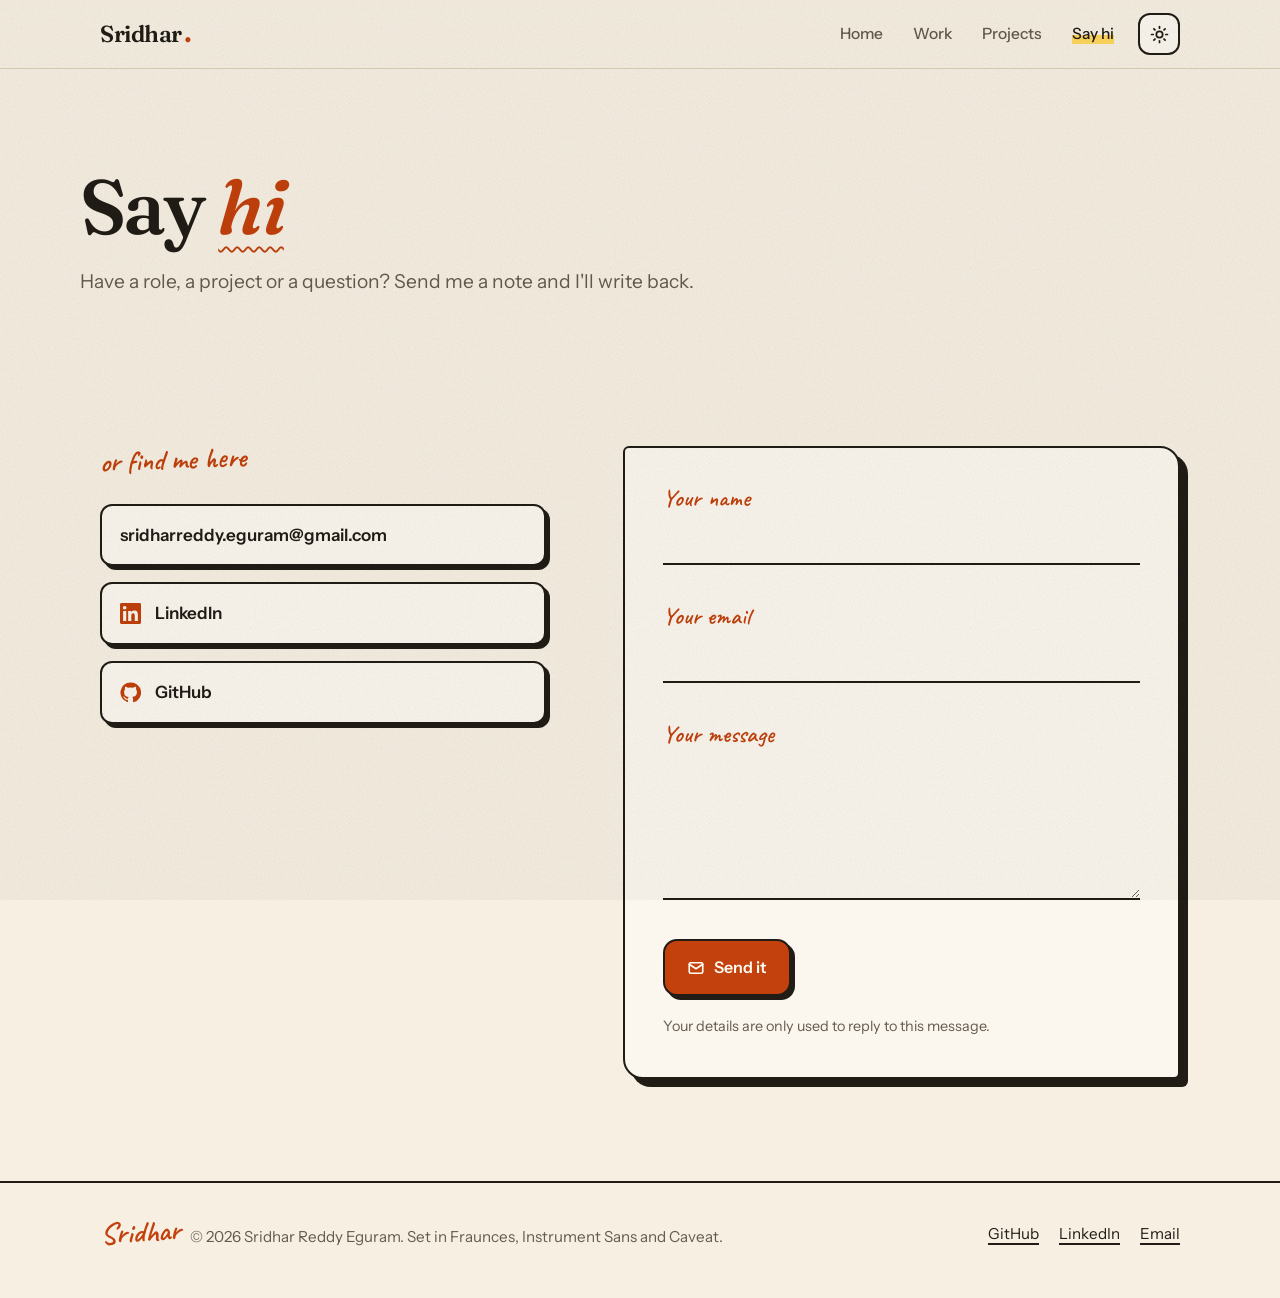
<file: site/contact.html>
<!doctype html>
<html lang="en" class="no-js">
<head>
<meta charset="utf-8">
<meta name="viewport" content="width=device-width, initial-scale=1">
<title>Say hi | Sridhar Reddy Eguram</title>
<meta name="description" content="Get in touch with Sridhar Reddy Eguram by email, LinkedIn or the contact form.">
<meta name="theme-color" content="#16120e" media="(prefers-color-scheme: dark)">
<meta name="theme-color" content="#f6efe2" media="(prefers-color-scheme: light)">
<meta property="og:type" content="website">
<meta property="og:title" content="Say hi | Sridhar Reddy Eguram">
<meta property="og:description" content="Get in touch with Sridhar Reddy Eguram by email, LinkedIn or the contact form.">
<meta property="og:url" content="__BASE_URL__/contact.html">
<meta property="og:image" content="__BASE_URL__/assets/img/og.png">
<meta name="twitter:card" content="summary_large_image">
<link rel="canonical" href="__BASE_URL__/contact.html">
<link rel="icon" href="./assets/img/favicon.svg" type="image/svg+xml">
<link rel="preload" href="./assets/fonts/fraunces-latin-wght-normal.woff2" as="font" type="font/woff2" crossorigin>
<script>
try { var t = localStorage.getItem("theme"); if (t === "light" || t === "dark") document.documentElement.setAttribute("data-theme", t); } catch (e) {}
</script>
<link rel="stylesheet" href="./assets/css/style.css">
</head>
<body>
<a class="skip-link" href="#main">Skip to content</a>
<header class="site-header">
  <div class="container nav">
    <a class="brand" href="./index.html" aria-label="Sridhar Reddy Eguram, home">Sridhar<i>.</i></a>
    <div class="nav-tools">
      <nav aria-label="Primary">
        <ul class="nav-links" id="nav-links">
          <li><a href="./index.html">Home</a></li>
          <li><a href="./experience.html">Work</a></li>
          <li><a href="./projects.html">Projects</a></li>
          <li><a href="./contact.html" aria-current="page">Say hi</a></li>
        </ul>
      </nav>
      <button class="icon-btn theme-btn" type="button" data-theme-toggle aria-label="Switch between light and dark"><svg class="sun" viewBox="0 0 24 24" fill="none" stroke="currentColor" stroke-width="2.2" stroke-linecap="round" aria-hidden="true"><circle cx="12" cy="12" r="4"/><path d="M12 2v2M12 20v2M4.9 4.9l1.4 1.4M17.7 17.7l1.4 1.4M2 12h2M20 12h2M4.9 19.1l1.4-1.4M17.7 6.3l1.4-1.4"/></svg><svg class="moon" viewBox="0 0 24 24" fill="none" stroke="currentColor" stroke-width="2.2" stroke-linecap="round" stroke-linejoin="round" aria-hidden="true"><path d="M21 12.8A9 9 0 1 1 11.2 3a7 7 0 0 0 9.8 9.8z"/></svg></button>
      <button class="icon-btn menu-btn" type="button" data-menu-toggle aria-expanded="false" aria-controls="nav-links" aria-label="Menu"><svg viewBox="0 0 24 24" fill="none" stroke="currentColor" stroke-width="2.2" stroke-linecap="round" aria-hidden="true"><path d="M4 7h16M4 12h16M4 17h16"/></svg></button>
    </div>
  </div>
</header>
<main id="main">
  <section class="container page-title">
    <h1>Say <span class="squig">hi</span></h1>
    <p>Have a role, a project or a question? Send me a note and I'll write back.</p>
  </section>
  <section class="section" style="border-top:0">
    <div class="container contact-grid">
      <div class="reveal">
        <span class="hand" style="font-size:1.8rem;display:inline-block;transform:rotate(-2deg)">or find me here</span>
        <ul class="contact-list">
          <li><a href="#" data-email data-email-text><svg viewBox="0 0 24 24" fill="none" stroke="currentColor" stroke-width="2.2" stroke-linecap="round" stroke-linejoin="round" aria-hidden="true"><rect x="3" y="5" width="18" height="14" rx="2"/><path d="m3 7 9 6 9-6"/></svg><span>Email</span></a></li>
          <li><a href="https://www.linkedin.com/in/sridhar-e-bb465a21b" rel="noopener noreferrer"><svg viewBox="0 0 24 24" fill="currentColor" aria-hidden="true"><path d="M20.45 20.45h-3.56v-5.57c0-1.33-.03-3.04-1.85-3.04-1.86 0-2.14 1.45-2.14 2.94v5.67H9.34V9h3.41v1.56h.05c.48-.9 1.64-1.85 3.37-1.85 3.6 0 4.27 2.37 4.27 5.46v6.28zM5.34 7.43a2.06 2.06 0 1 1 0-4.12 2.06 2.06 0 0 1 0 4.12zM7.12 20.45H3.56V9h3.56v11.45zM22.22 0H1.77C.79 0 0 .77 0 1.73v20.54C0 23.23.79 24 1.77 24h20.45c.98 0 1.78-.77 1.78-1.73V1.73C24 .77 23.2 0 22.22 0z"/></svg><span>LinkedIn</span></a></li>
          <li><a href="https://github.com/fanisridhar" rel="noopener noreferrer"><svg viewBox="0 0 24 24" fill="currentColor" aria-hidden="true"><path d="M12 .5a11.5 11.5 0 0 0-3.64 22.41c.58.1.79-.25.79-.56v-2c-3.2.7-3.88-1.37-3.88-1.37-.52-1.33-1.28-1.69-1.28-1.69-1.04-.71.08-.7.08-.7 1.15.08 1.76 1.18 1.76 1.18 1.03 1.76 2.69 1.25 3.35.96.1-.74.4-1.25.73-1.54-2.55-.29-5.24-1.28-5.24-5.69 0-1.26.45-2.28 1.18-3.09-.12-.29-.51-1.46.11-3.05 0 0 .97-.31 3.17 1.18a11 11 0 0 1 5.78 0c2.2-1.49 3.17-1.18 3.17-1.18.62 1.59.23 2.76.11 3.05.74.81 1.18 1.83 1.18 3.09 0 4.42-2.69 5.39-5.25 5.68.41.36.78 1.06.78 2.14v3.17c0 .31.21.67.8.56A11.5 11.5 0 0 0 12 .5z"/></svg><span>GitHub</span></a></li>
        </ul>
      </div>
      <form class="letter reveal" id="contact-form" novalidate>
        <div class="field">
          <label for="name">Your name</label>
          <input id="name" name="name" type="text" autocomplete="name" required maxlength="120" aria-describedby="name-err">
          <span class="err" id="name-err" role="alert"></span>
        </div>
        <div class="field">
          <label for="email">Your email</label>
          <input id="email" name="email" type="email" autocomplete="email" required maxlength="200" aria-describedby="email-err">
          <span class="err" id="email-err" role="alert"></span>
        </div>
        <div class="field">
          <label for="message">Your message</label>
          <textarea id="message" name="message" required maxlength="4000" aria-describedby="message-err"></textarea>
          <span class="err" id="message-err" role="alert"></span>
        </div>
        <div class="hp" aria-hidden="true">
          <label for="website">Leave this field empty</label>
          <input id="website" name="website" type="text" tabindex="-1" autocomplete="off">
        </div>
        <button class="btn btn-primary" type="submit" style="justify-self:start"><svg viewBox="0 0 24 24" fill="none" stroke="currentColor" stroke-width="2.2" stroke-linecap="round" stroke-linejoin="round" aria-hidden="true"><rect x="3" y="5" width="18" height="14" rx="2"/><path d="m3 7 9 6 9-6"/></svg> Send it</button>
        <p class="form-status" id="form-status" role="status" hidden></p>
        <p class="fine">Your details are only used to reply to this message.</p>
      </form>
    </div>
  </section>
</main>
<footer class="site-footer">
  <div class="container footer-inner">
    <span><span class="hand sign">Sridhar</span> &nbsp; &copy; <span data-year>2026</span> Sridhar Reddy Eguram. Set in Fraunces, Instrument Sans and Caveat.</span>
    <ul class="footer-links">
      <li><a href="https://github.com/fanisridhar" rel="noopener noreferrer">GitHub</a></li>
      <li><a href="https://www.linkedin.com/in/sridhar-e-bb465a21b" rel="noopener noreferrer">LinkedIn</a></li>
      <li><a href="#" data-email>Email</a></li>
    </ul>
  </div>
</footer>
<script src="./assets/js/config.js"></script>
<script src="./assets/js/main.js"></script>
<script src="assets/js/contact.js"></script>
</body>
</html>
</file>
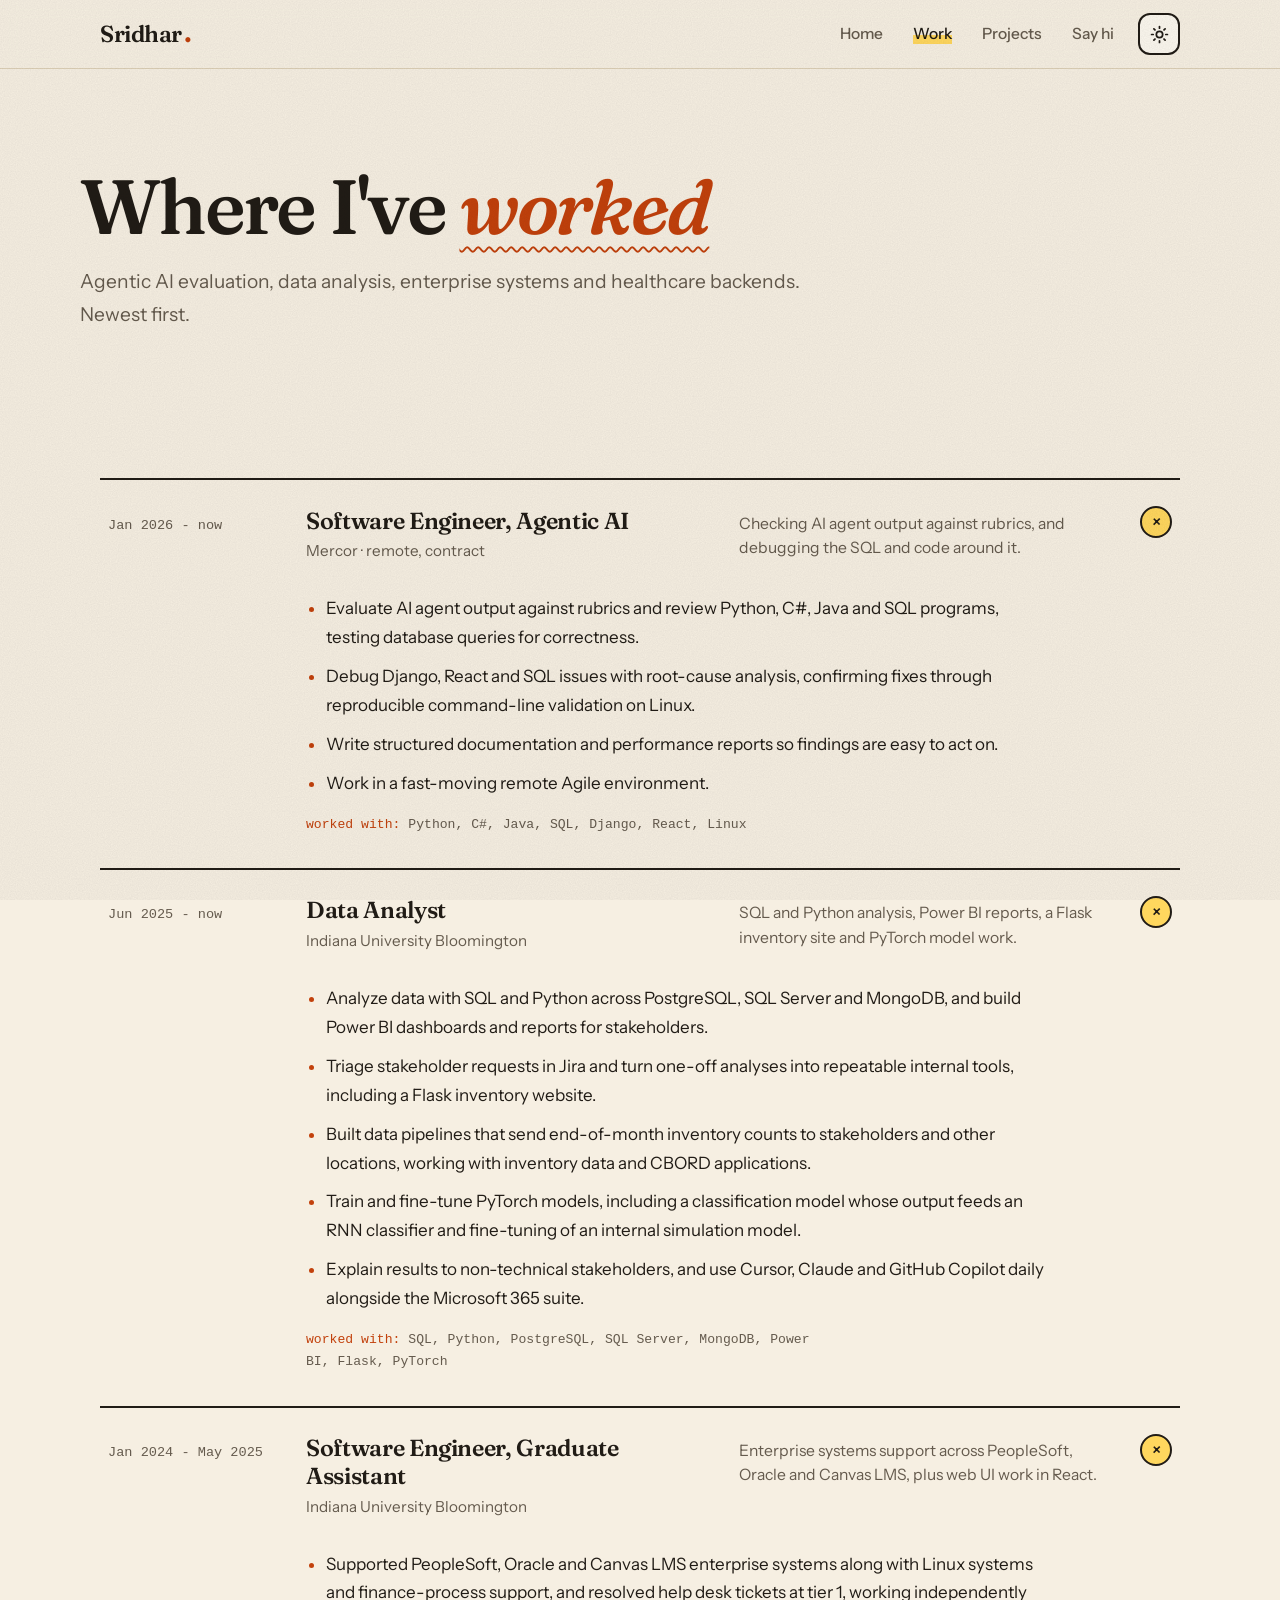
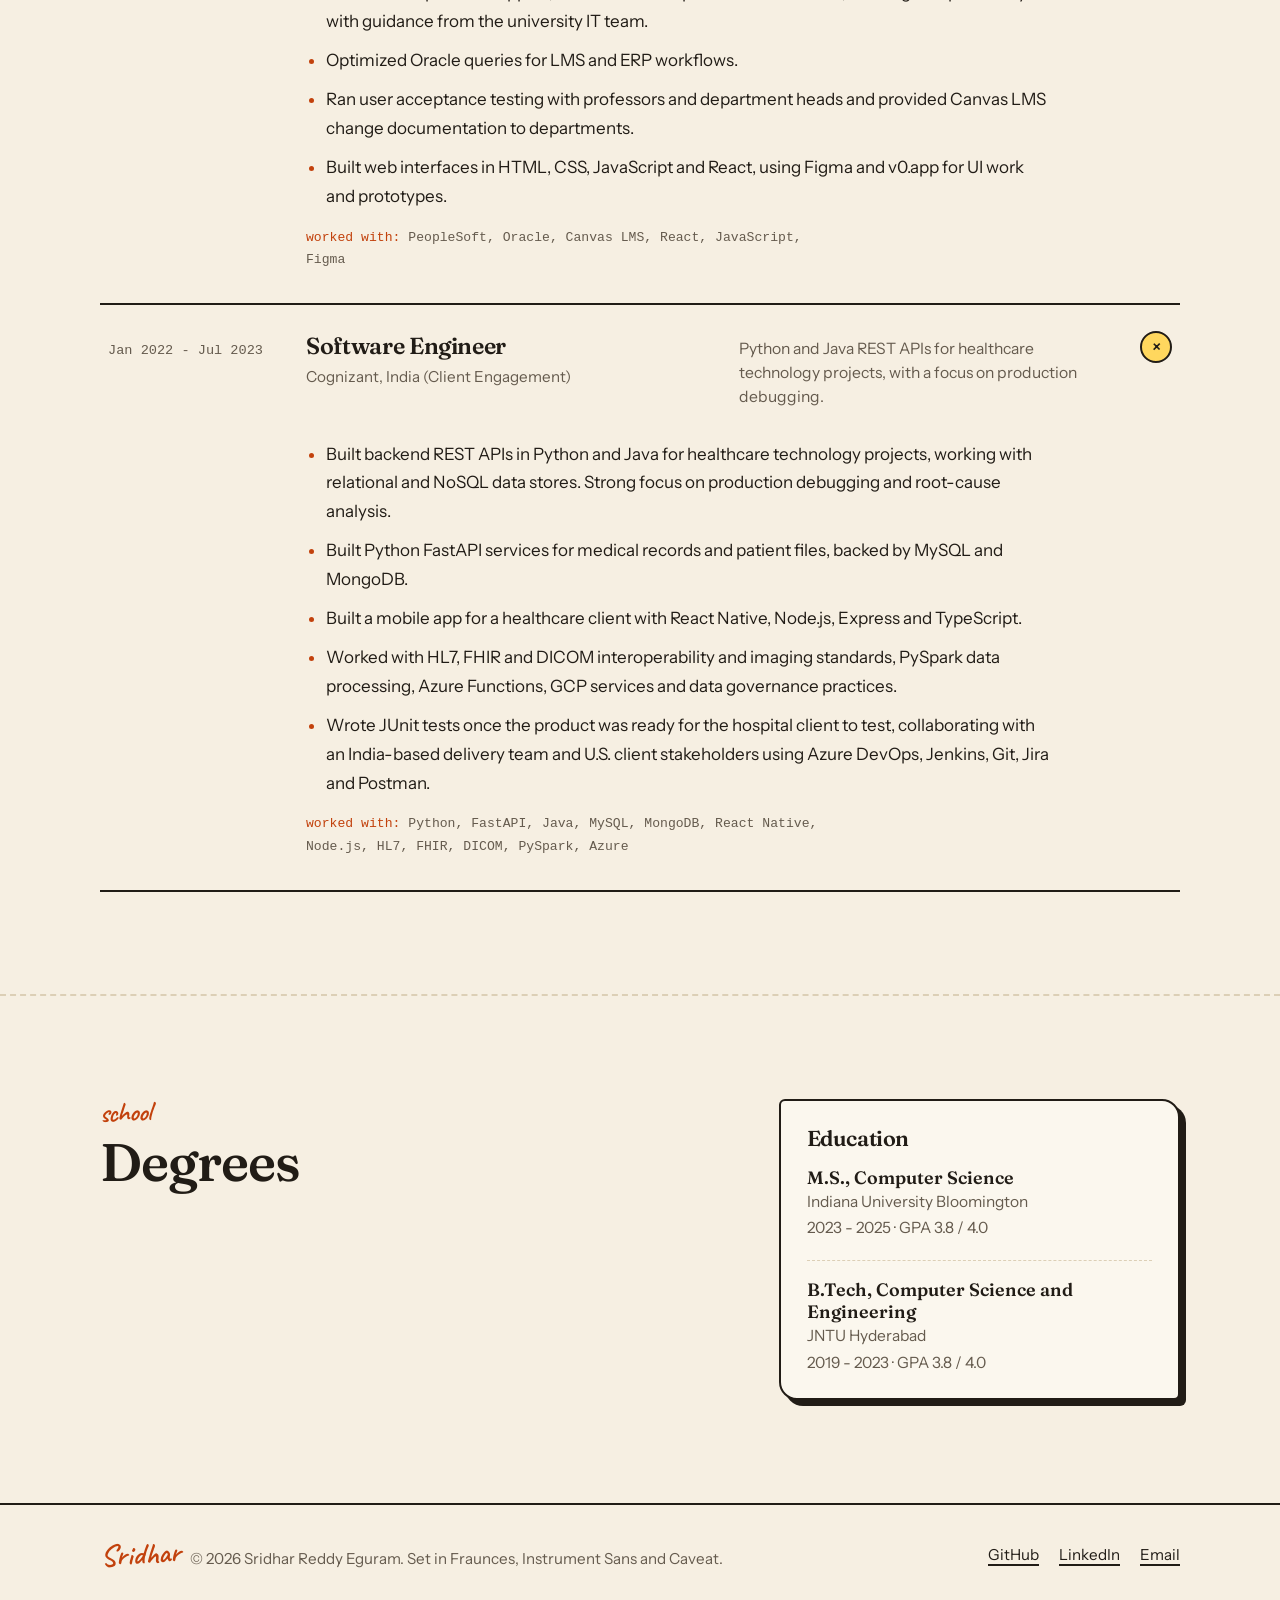
<file: site/experience.html>
<!doctype html>
<html lang="en" class="no-js">
<head>
<meta charset="utf-8">
<meta name="viewport" content="width=device-width, initial-scale=1">
<title>Work | Sridhar Reddy Eguram</title>
<meta name="description" content="Work history of Sridhar Reddy Eguram: Mercor, Indiana University Bloomington and Cognizant.">
<meta name="theme-color" content="#16120e" media="(prefers-color-scheme: dark)">
<meta name="theme-color" content="#f6efe2" media="(prefers-color-scheme: light)">
<meta property="og:type" content="website">
<meta property="og:title" content="Work | Sridhar Reddy Eguram">
<meta property="og:description" content="Work history of Sridhar Reddy Eguram: Mercor, Indiana University Bloomington and Cognizant.">
<meta property="og:url" content="__BASE_URL__/experience.html">
<meta property="og:image" content="__BASE_URL__/assets/img/og.png">
<meta name="twitter:card" content="summary_large_image">
<link rel="canonical" href="__BASE_URL__/experience.html">
<link rel="icon" href="./assets/img/favicon.svg" type="image/svg+xml">
<link rel="preload" href="./assets/fonts/fraunces-latin-wght-normal.woff2" as="font" type="font/woff2" crossorigin>
<script>
try { var t = localStorage.getItem("theme"); if (t === "light" || t === "dark") document.documentElement.setAttribute("data-theme", t); } catch (e) {}
</script>
<link rel="stylesheet" href="./assets/css/style.css">
</head>
<body>
<a class="skip-link" href="#main">Skip to content</a>
<header class="site-header">
  <div class="container nav">
    <a class="brand" href="./index.html" aria-label="Sridhar Reddy Eguram, home">Sridhar<i>.</i></a>
    <div class="nav-tools">
      <nav aria-label="Primary">
        <ul class="nav-links" id="nav-links">
          <li><a href="./index.html">Home</a></li>
          <li><a href="./experience.html" aria-current="page">Work</a></li>
          <li><a href="./projects.html">Projects</a></li>
          <li><a href="./contact.html">Say hi</a></li>
        </ul>
      </nav>
      <button class="icon-btn theme-btn" type="button" data-theme-toggle aria-label="Switch between light and dark"><svg class="sun" viewBox="0 0 24 24" fill="none" stroke="currentColor" stroke-width="2.2" stroke-linecap="round" aria-hidden="true"><circle cx="12" cy="12" r="4"/><path d="M12 2v2M12 20v2M4.9 4.9l1.4 1.4M17.7 17.7l1.4 1.4M2 12h2M20 12h2M4.9 19.1l1.4-1.4M17.7 6.3l1.4-1.4"/></svg><svg class="moon" viewBox="0 0 24 24" fill="none" stroke="currentColor" stroke-width="2.2" stroke-linecap="round" stroke-linejoin="round" aria-hidden="true"><path d="M21 12.8A9 9 0 1 1 11.2 3a7 7 0 0 0 9.8 9.8z"/></svg></button>
      <button class="icon-btn menu-btn" type="button" data-menu-toggle aria-expanded="false" aria-controls="nav-links" aria-label="Menu"><svg viewBox="0 0 24 24" fill="none" stroke="currentColor" stroke-width="2.2" stroke-linecap="round" aria-hidden="true"><path d="M4 7h16M4 12h16M4 17h16"/></svg></button>
    </div>
  </div>
</header>
<main id="main">
  <section class="container page-title">
    <h1>Where I've <span class="squig">worked</span></h1>
    <p>Agentic AI evaluation, data analysis, enterprise systems and healthcare backends. Newest first.</p>
  </section>
  <section class="section" style="border-top:0">
    <div class="container">
      <div class="jobs">
      <details class="job reveal" open>
        <summary>
          <span class="job-dates">Jan 2026 - now</span>
          <span class="job-main"><span class="job-title">Software Engineer, Agentic AI</span><span class="job-org">Mercor &middot; remote, contract</span></span>
          <span class="job-sum">Checking AI agent output against rubrics, and debugging the SQL and code around it.</span>
          <span class="job-toggle" aria-hidden="true">+</span>
        </summary>
        <div class="job-body">
          <ul>
            <li>Evaluate AI agent output against rubrics and review Python, C#, Java and SQL programs, testing database queries for correctness.</li>
            <li>Debug Django, React and SQL issues with root-cause analysis, confirming fixes through reproducible command-line validation on Linux.</li>
            <li>Write structured documentation and performance reports so findings are easy to act on.</li>
            <li>Work in a fast-moving remote Agile environment.</li>
          </ul>
          <p class="stack">Python, C#, Java, SQL, Django, React, Linux</p>
        </div>
      </details>
      <details class="job reveal" open>
        <summary>
          <span class="job-dates">Jun 2025 - now</span>
          <span class="job-main"><span class="job-title">Data Analyst</span><span class="job-org">Indiana University Bloomington</span></span>
          <span class="job-sum">SQL and Python analysis, Power BI reports, a Flask inventory site and PyTorch model work.</span>
          <span class="job-toggle" aria-hidden="true">+</span>
        </summary>
        <div class="job-body">
          <ul>
            <li>Analyze data with SQL and Python across PostgreSQL, SQL Server and MongoDB, and build Power BI dashboards and reports for stakeholders.</li>
            <li>Triage stakeholder requests in Jira and turn one-off analyses into repeatable internal tools, including a Flask inventory website.</li>
            <li>Built data pipelines that send end-of-month inventory counts to stakeholders and other locations, working with inventory data and CBORD applications.</li>
            <li>Train and fine-tune PyTorch models, including a classification model whose output feeds an RNN classifier and fine-tuning of an internal simulation model.</li>
            <li>Explain results to non-technical stakeholders, and use Cursor, Claude and GitHub Copilot daily alongside the Microsoft 365 suite.</li>
          </ul>
          <p class="stack">SQL, Python, PostgreSQL, SQL Server, MongoDB, Power BI, Flask, PyTorch</p>
        </div>
      </details>
      <details class="job reveal" open>
        <summary>
          <span class="job-dates">Jan 2024 - May 2025</span>
          <span class="job-main"><span class="job-title">Software Engineer, Graduate Assistant</span><span class="job-org">Indiana University Bloomington</span></span>
          <span class="job-sum">Enterprise systems support across PeopleSoft, Oracle and Canvas LMS, plus web UI work in React.</span>
          <span class="job-toggle" aria-hidden="true">+</span>
        </summary>
        <div class="job-body">
          <ul>
            <li>Supported PeopleSoft, Oracle and Canvas LMS enterprise systems along with Linux systems and finance-process support, and resolved help desk tickets at tier 1, working independently with guidance from the university IT team.</li>
            <li>Optimized Oracle queries for LMS and ERP workflows.</li>
            <li>Ran user acceptance testing with professors and department heads and provided Canvas LMS change documentation to departments.</li>
            <li>Built web interfaces in HTML, CSS, JavaScript and React, using Figma and v0.app for UI work and prototypes.</li>
          </ul>
          <p class="stack">PeopleSoft, Oracle, Canvas LMS, React, JavaScript, Figma</p>
        </div>
      </details>
      <details class="job reveal" open>
        <summary>
          <span class="job-dates">Jan 2022 - Jul 2023</span>
          <span class="job-main"><span class="job-title">Software Engineer</span><span class="job-org">Cognizant, India (Client Engagement)</span></span>
          <span class="job-sum">Python and Java REST APIs for healthcare technology projects, with a focus on production debugging.</span>
          <span class="job-toggle" aria-hidden="true">+</span>
        </summary>
        <div class="job-body">
          <ul>
            <li>Built backend REST APIs in Python and Java for healthcare technology projects, working with relational and NoSQL data stores. Strong focus on production debugging and root-cause analysis.</li>
            <li>Built Python FastAPI services for medical records and patient files, backed by MySQL and MongoDB.</li>
            <li>Built a mobile app for a healthcare client with React Native, Node.js, Express and TypeScript.</li>
            <li>Worked with HL7, FHIR and DICOM interoperability and imaging standards, PySpark data processing, Azure Functions, GCP services and data governance practices.</li>
            <li>Wrote JUnit tests once the product was ready for the hospital client to test, collaborating with an India-based delivery team and U.S. client stakeholders using Azure DevOps, Jenkins, Git, Jira and Postman.</li>
          </ul>
          <p class="stack">Python, FastAPI, Java, MySQL, MongoDB, React Native, Node.js, HL7, FHIR, DICOM, PySpark, Azure</p>
        </div>
      </details>
      </div>
    </div>
  </section>
  <section class="section">
    <div class="container about-grid">
      <div class="reveal">
        <div class="section-head"><h2><span class="num">school</span>Degrees</h2></div>
      </div>
      <aside class="paper-card reveal" aria-labelledby="edu-h">
        <h3 id="edu-h">Education</h3>
        <div class="edu"><b>M.S., Computer Science</b><span>Indiana University Bloomington</span><span>2023 - 2025 &middot; GPA 3.8 / 4.0</span></div>
        <div class="edu"><b>B.Tech, Computer Science and Engineering</b><span>JNTU Hyderabad</span><span>2019 - 2023 &middot; GPA 3.8 / 4.0</span></div>
      </aside>
    </div>
  </section>
</main>
<footer class="site-footer">
  <div class="container footer-inner">
    <span><span class="hand sign">Sridhar</span> &nbsp; &copy; <span data-year>2026</span> Sridhar Reddy Eguram. Set in Fraunces, Instrument Sans and Caveat.</span>
    <ul class="footer-links">
      <li><a href="https://github.com/fanisridhar" rel="noopener noreferrer">GitHub</a></li>
      <li><a href="https://www.linkedin.com/in/sridhar-e-bb465a21b" rel="noopener noreferrer">LinkedIn</a></li>
      <li><a href="#" data-email>Email</a></li>
    </ul>
  </div>
</footer>
<script src="./assets/js/config.js"></script>
<script src="./assets/js/main.js"></script>
</body>
</html>
</file>
<file: site/assets/css/style.css>
/* Sridhar's portfolio. Warm paper palette, serif voice, a little handwriting. */

@font-face {
  font-family: "Fraunces";
  src: url("../fonts/fraunces-latin-wght-normal.woff2") format("woff2");
  font-weight: 100 900;
  font-style: normal;
  font-display: swap;
}

@font-face {
  font-family: "Fraunces";
  src: url("../fonts/fraunces-latin-wght-italic.woff2") format("woff2");
  font-weight: 100 900;
  font-style: italic;
  font-display: swap;
}

@font-face {
  font-family: "Instrument Sans";
  src: url("../fonts/instrument-sans-latin-wght-normal.woff2") format("woff2");
  font-weight: 400 700;
  font-style: normal;
  font-display: swap;
}

@font-face {
  font-family: "Caveat";
  src: url("../fonts/caveat-latin-600-normal.woff2") format("woff2");
  font-weight: 600;
  font-style: normal;
  font-display: swap;
}

:root {
  --paper: #f6efe2;
  --paper-2: #efe5d2;
  --card: #fbf7ee;
  --ink: #211c16;
  --muted: #655b4e;
  --line: #dccfb6;
  --accent: #c2410c;
  --accent-ink: #fffaf2;
  --marker: #ffd75e;
  --on-marker: #211c16;
  --sticky: #fff0a8;
  --sticky-ink: #2a2410;
  --sticky-accent: #b23a08;
  --sage: #4f7a5c;
  --grass: #d4e3bd;
  --grass-line: #9db683;
  --grain: 0.07;

  --serif: "Fraunces", "Iowan Old Style", Palatino, Georgia, serif;
  --sans: "Instrument Sans", system-ui, -apple-system, "Segoe UI", Roboto, sans-serif;
  --hand: "Caveat", "Segoe Print", "Bradley Hand", cursive;
  --mono: ui-monospace, "SF Mono", Menlo, Consolas, monospace;

  --maxw: 1120px;
  --gutter: 20px;
  color-scheme: light;
}

@media (prefers-color-scheme: dark) {
  :root:not([data-theme="light"]) {
    --paper: #16120e;
    --paper-2: #1e1812;
    --card: #1f1912;
    --ink: #f3eadb;
    --muted: #b0a591;
    --line: #382e24;
    --accent: #ff8b5c;
    --accent-ink: #1c1109;
    --marker: rgba(255, 196, 64, 0.34);
    --on-marker: #f3eadb;
    --sticky: #4a3d17;
    --sticky-ink: #f6ecc6;
    --sticky-accent: #ffb08a;
    --sage: #8fc29d;
    --grass: #26331f;
    --grass-line: #4b6540;
    --grain: 0.1;
    color-scheme: dark;
  }
}

:root[data-theme="dark"] {
  --paper: #16120e;
  --paper-2: #1e1812;
  --card: #1f1912;
  --ink: #f3eadb;
  --muted: #b0a591;
  --line: #382e24;
  --accent: #ff8b5c;
  --accent-ink: #1c1109;
  --marker: rgba(255, 196, 64, 0.34);
  --on-marker: #f3eadb;
  --sticky: #4a3d17;
  --sticky-ink: #f6ecc6;
  --sticky-accent: #ffb08a;
  --sage: #8fc29d;
  --grass: #26331f;
  --grass-line: #4b6540;
  --grain: 0.1;
  color-scheme: dark;
}

*,
*::before,
*::after {
  box-sizing: border-box;
}

html {
  scroll-behavior: smooth;
  scroll-padding-top: 88px;
  -webkit-text-size-adjust: 100%;
}

body {
  margin: 0;
  background: var(--paper);
  color: var(--ink);
  font-family: var(--sans);
  font-size: 1.0625rem;
  line-height: 1.7;
  -webkit-font-smoothing: antialiased;
  overflow-x: hidden;
}

/* paper grain */
body::before {
  content: "";
  position: fixed;
  inset: 0;
  z-index: 200;
  pointer-events: none;
  opacity: var(--grain);
  background-image: url("data:image/svg+xml;utf8,<svg xmlns='http://www.w3.org/2000/svg' width='180' height='180'><filter id='n'><feTurbulence type='fractalNoise' baseFrequency='0.85' numOctaves='2' stitchTiles='stitch'/><feColorMatrix values='0 0 0 0 0  0 0 0 0 0  0 0 0 0 0  0 0 0 0.9 0'/></filter><rect width='100%' height='100%' filter='url(%23n)'/></svg>");
}

img,
svg {
  max-width: 100%;
  display: block;
}

a {
  color: var(--accent);
  text-underline-offset: 4px;
  text-decoration-thickness: 1.5px;
}

a:hover {
  text-decoration-thickness: 2.5px;
}

:focus-visible {
  outline: 3px solid var(--accent);
  outline-offset: 3px;
  border-radius: 4px;
}

::selection {
  background: var(--marker);
  color: var(--on-marker);
}

h1,
h2,
h3 {
  font-family: var(--serif);
  font-weight: 600;
  line-height: 1.1;
  letter-spacing: -0.02em;
  margin: 0;
}

p {
  margin: 0 0 1.1em;
}

.container {
  width: 100%;
  max-width: var(--maxw);
  margin: 0 auto;
  padding: 0 var(--gutter);
}

.skip-link {
  position: absolute;
  left: 12px;
  top: -64px;
  background: var(--ink);
  color: var(--paper);
  padding: 8px 14px;
  border-radius: 8px;
  z-index: 300;
  text-decoration: none;
  font-weight: 600;
}

.skip-link:focus {
  top: 12px;
}

/* ---------- small building blocks ---------- */

.hl {
  background: linear-gradient(transparent 60%, var(--marker) 60%, var(--marker) 93%, transparent 93%);
  padding: 0 0.12em;
  margin: 0 -0.12em;
  -webkit-box-decoration-break: clone;
  box-decoration-break: clone;
}

.squig {
  font-style: italic;
  color: var(--accent);
  text-decoration: underline wavy var(--accent);
  text-decoration-thickness: 2px;
  text-underline-offset: 0.16em;
  text-decoration-skip-ink: none;
}

.hand {
  font-family: var(--hand);
  font-weight: 600;
  color: var(--accent);
  line-height: 1;
}

.sr-only {
  position: absolute;
  width: 1px;
  height: 1px;
  overflow: hidden;
  clip: rect(0 0 0 0);
  white-space: nowrap;
}

.btn {
  display: inline-flex;
  align-items: center;
  gap: 9px;
  padding: 13px 22px;
  border-radius: 14px;
  border: 2px solid var(--ink);
  background: var(--card);
  color: var(--ink);
  font: inherit;
  font-weight: 600;
  font-size: 1rem;
  text-decoration: none;
  cursor: pointer;
  box-shadow: 4px 4px 0 var(--ink);
  transition: transform 0.12s ease, box-shadow 0.12s ease;
}

.btn:hover {
  transform: translate(2px, 2px);
  box-shadow: 2px 2px 0 var(--ink);
  text-decoration: none;
}

.btn:active {
  transform: translate(4px, 4px);
  box-shadow: 0 0 0 var(--ink);
}

.btn svg {
  width: 18px;
  height: 18px;
  flex: none;
}

.btn-primary {
  background: var(--accent);
  color: var(--accent-ink);
}

.btn[disabled] {
  opacity: 0.6;
  cursor: progress;
}

.link-arrow {
  font-weight: 600;
  text-decoration: none;
  white-space: nowrap;
}

.link-arrow::after {
  content: " \2192";
  display: inline-block;
  transition: transform 0.15s ease;
}

.link-arrow:hover::after {
  transform: translateX(4px);
}

/* ---------- header ---------- */

.site-header {
  position: sticky;
  top: 0;
  z-index: 100;
  background: color-mix(in srgb, var(--paper) 88%, transparent);
  backdrop-filter: blur(8px);
  -webkit-backdrop-filter: blur(8px);
  border-bottom: 1px solid var(--line);
}

.nav {
  display: flex;
  align-items: center;
  justify-content: space-between;
  gap: 12px;
  min-height: 68px;
}

.brand {
  display: inline-flex;
  align-items: baseline;
  gap: 2px;
  color: var(--ink);
  text-decoration: none;
  font-family: var(--serif);
  font-size: 1.45rem;
  font-weight: 600;
  letter-spacing: -0.02em;
}

.brand i {
  color: var(--accent);
  font-style: normal;
  font-size: 1.8rem;
  line-height: 0;
}

.nav-tools {
  display: flex;
  align-items: center;
  gap: 10px;
}

.nav-links {
  display: flex;
  align-items: center;
  gap: 2px;
  list-style: none;
  margin: 0;
  padding: 0;
}

.nav-links a {
  display: block;
  padding: 8px 14px;
  color: var(--muted);
  text-decoration: none;
  font-weight: 500;
  font-size: 0.97rem;
}

.nav-links a:hover {
  color: var(--ink);
}

.nav-links a[aria-current="page"] {
  color: var(--ink);
  text-decoration: underline var(--marker);
  text-decoration-thickness: 0.55em;
  text-underline-offset: -0.28em;
  text-decoration-skip-ink: none;
}

.icon-btn {
  display: grid;
  place-items: center;
  width: 42px;
  height: 42px;
  border-radius: 12px;
  border: 2px solid var(--ink);
  background: var(--card);
  color: var(--ink);
  cursor: pointer;
}

.icon-btn:hover {
  background: var(--marker);
  color: var(--on-marker);
}

.icon-btn svg {
  width: 19px;
  height: 19px;
}

.menu-btn {
  display: none;
}

.theme-btn .moon {
  display: none;
}

:root[data-theme="dark"] .theme-btn .sun {
  display: none;
}

:root[data-theme="dark"] .theme-btn .moon {
  display: block;
}

@media (prefers-color-scheme: dark) {
  :root:not([data-theme="light"]) .theme-btn .sun {
    display: none;
  }

  :root:not([data-theme="light"]) .theme-btn .moon {
    display: block;
  }
}

@media (max-width: 760px) {
  .menu-btn {
    display: grid;
  }

  .nav-links {
    position: absolute;
    left: 0;
    right: 0;
    top: 100%;
    flex-direction: column;
    align-items: stretch;
    padding: 10px var(--gutter) 16px;
    background: var(--paper);
    border-bottom: 1px solid var(--line);
    display: none;
  }

  .nav-links.open {
    display: flex;
  }

  .nav-links a {
    padding: 13px 4px;
    font-size: 1.1rem;
    border-bottom: 1px dashed var(--line);
  }

  .nav-links a[aria-current="page"] {
    text-decoration: none;
    color: var(--accent);
  }
}

/* ---------- hero ---------- */

.hero {
  padding: clamp(40px, 8vw, 96px) 0 clamp(48px, 7vw, 88px);
}

.hero-grid {
  display: grid;
  grid-template-columns: minmax(0, 1.5fr) minmax(0, 0.9fr);
  gap: clamp(28px, 5vw, 72px);
  align-items: center;
}

.hello {
  font-size: 1.9rem;
  display: inline-block;
  margin-bottom: 10px;
  animation: wiggle 3.6s ease-in-out infinite;
}

.hero h1 {
  font-size: clamp(2.7rem, 7.4vw, 5.4rem);
  font-weight: 560;
  letter-spacing: -0.035em;
  margin-bottom: 26px;
}

.lede {
  font-size: clamp(1.1rem, 2vw, 1.28rem);
  color: var(--muted);
  max-width: 54ch;
  margin-bottom: 32px;
}

.lede strong {
  color: var(--ink);
  font-weight: 600;
}

.cta-row {
  display: flex;
  flex-wrap: wrap;
  gap: 16px;
  align-items: center;
}

.social {
  display: flex;
  gap: 10px;
  margin: 30px 0 0;
  list-style: none;
  padding: 0;
}

.social a {
  display: grid;
  place-items: center;
  width: 44px;
  height: 44px;
  border-radius: 50%;
  border: 2px solid var(--ink);
  color: var(--ink);
  background: var(--card);
}

.social a:hover {
  background: var(--marker);
  color: var(--on-marker);
}

.social svg {
  width: 20px;
  height: 20px;
}

/* sticky note */

.sticky {
  position: relative;
  background: var(--sticky);
  color: var(--sticky-ink);
  padding: 38px 28px 28px;
  transform: rotate(2.2deg);
  box-shadow: 0 1px 1px rgba(0, 0, 0, 0.12), 0 14px 30px rgba(0, 0, 0, 0.16);
  border-radius: 3px 3px 30px 3px;
}

.sticky::before {
  content: "";
  position: absolute;
  top: -14px;
  left: 50%;
  width: 112px;
  height: 30px;
  transform: translateX(-50%) rotate(-3deg);
  background: color-mix(in srgb, var(--accent) 36%, transparent);
  border-left: 2px dashed color-mix(in srgb, var(--accent) 55%, transparent);
  border-right: 2px dashed color-mix(in srgb, var(--accent) 55%, transparent);
}

.sticky h2 {
  font-family: var(--hand);
  font-size: 2.2rem;
  font-weight: 600;
  letter-spacing: 0;
  color: var(--sticky-accent);
  margin-bottom: 14px;
}

.sticky ul {
  list-style: none;
  margin: 0;
  padding: 0;
  display: grid;
  gap: 16px;
}

.sticky li {
  padding-left: 22px;
  position: relative;
  line-height: 1.5;
  font-size: 1rem;
}

.sticky li::before {
  content: "";
  position: absolute;
  left: 0;
  top: 0.55em;
  width: 9px;
  height: 9px;
  border-radius: 50%;
  background: var(--sage);
}

.sticky b {
  display: block;
  font-weight: 600;
}

@media (max-width: 860px) {
  .hero-grid {
    grid-template-columns: 1fr;
  }

  .sticky {
    max-width: 460px;
    transform: rotate(1.4deg);
  }
}

/* ---------- sections ---------- */

.section {
  padding: clamp(52px, 8vw, 104px) 0;
  border-top: 2px dashed var(--line);
}

.section-head {
  display: flex;
  flex-wrap: wrap;
  align-items: flex-end;
  justify-content: space-between;
  gap: 10px 28px;
  margin-bottom: clamp(28px, 4vw, 48px);
}

.section-head h2 {
  font-size: clamp(2rem, 5vw, 3.3rem);
  font-weight: 560;
}

.section-head .num {
  display: block;
  font-family: var(--hand);
  font-size: 1.7rem;
  font-weight: 600;
  color: var(--accent);
  margin-bottom: 4px;
  transform: rotate(-2deg);
  transform-origin: left;
}

.page-title {
  padding: clamp(44px, 8vw, 96px) 0 clamp(8px, 2vw, 24px);
}

.page-title h1 {
  font-size: clamp(2.6rem, 7vw, 4.8rem);
  font-weight: 560;
  letter-spacing: -0.035em;
  margin-bottom: 16px;
}

.page-title p {
  color: var(--muted);
  max-width: 56ch;
  font-size: 1.2rem;
}

.about-grid {
  display: grid;
  grid-template-columns: minmax(0, 1.5fr) minmax(0, 1fr);
  gap: clamp(32px, 6vw, 88px);
  align-items: start;
}

.about-grid p {
  max-width: 60ch;
}

.about-grid .big {
  font-family: var(--serif);
  font-size: clamp(1.35rem, 2.6vw, 1.7rem);
  line-height: 1.4;
  letter-spacing: -0.01em;
}

.paper-card {
  position: relative;
  background: var(--card);
  border: 2px solid var(--ink);
  border-radius: 6px 18px 6px 18px;
  padding: 26px 26px 22px;
  box-shadow: 6px 6px 0 var(--ink);
}

.paper-card h3 {
  font-size: 1.35rem;
  margin-bottom: 16px;
}

.edu + .edu {
  margin-top: 18px;
  padding-top: 18px;
  border-top: 1px dashed var(--line);
}

.edu b {
  display: block;
  font-family: var(--serif);
  font-size: 1.12rem;
  font-weight: 600;
  line-height: 1.25;
}

.edu span {
  display: block;
  color: var(--muted);
  font-size: 0.97rem;
}

@media (max-width: 860px) {
  .about-grid {
    grid-template-columns: 1fr;
  }
}

/* ---------- work rows ---------- */

.jobs {
  border-top: 2px solid var(--ink);
}

.job {
  border-bottom: 2px solid var(--ink);
}

.job summary {
  display: grid;
  grid-template-columns: 170px minmax(0, 1.1fr) minmax(0, 1fr) 36px;
  gap: 8px 28px;
  align-items: baseline;
  padding: 26px 8px;
  cursor: pointer;
  list-style: none;
  transition: background 0.15s ease;
}

.job summary::-webkit-details-marker {
  display: none;
}

.job summary:hover {
  background: var(--paper-2);
}

.job-dates {
  font-family: var(--mono);
  font-size: 0.85rem;
  color: var(--muted);
}

.job-title {
  display: block;
  font-family: var(--serif);
  font-size: 1.45rem;
  font-weight: 600;
  line-height: 1.2;
  letter-spacing: -0.015em;
}

.job-org {
  display: block;
  color: var(--muted);
  font-size: 0.95rem;
  margin-top: 4px;
}

.job-sum {
  color: var(--muted);
  font-size: 0.98rem;
  line-height: 1.55;
}

.job-toggle {
  justify-self: end;
  width: 32px;
  height: 32px;
  border-radius: 50%;
  border: 2px solid var(--ink);
  display: grid;
  place-items: center;
  font-size: 1.2rem;
  line-height: 1;
  font-weight: 500;
  transition: transform 0.2s ease, background 0.2s ease;
}

.job[open] .job-toggle {
  transform: rotate(45deg);
  background: var(--marker);
  color: var(--on-marker);
}

.job-body {
  padding: 4px 8px 32px calc(170px + 28px + 8px);
}

.job-body ul {
  margin: 0 0 16px;
  padding-left: 20px;
  max-width: 68ch;
}

.job-body li {
  margin-bottom: 10px;
}

.job-body li::marker {
  color: var(--accent);
}

.stack {
  font-family: var(--mono);
  font-size: 0.82rem;
  color: var(--muted);
  max-width: 68ch;
  margin: 0;
}

.stack::before {
  content: "worked with: ";
  color: var(--accent);
}

@media (max-width: 860px) {
  .job summary {
    grid-template-columns: minmax(0, 1fr) 36px;
    padding: 22px 4px;
  }

  .job-dates,
  .job-main,
  .job-sum {
    grid-column: 1;
  }

  .job-toggle {
    grid-column: 2;
    grid-row: 1 / span 3;
    align-self: start;
  }

  .job-body {
    padding: 0 4px 28px;
  }
}

/* ---------- projects ---------- */

.showcase {
  display: grid;
  grid-template-columns: minmax(0, 1fr) minmax(0, 1.05fr);
  gap: clamp(28px, 5vw, 72px);
  align-items: center;
  margin-bottom: clamp(64px, 9vw, 120px);
}

.showcase.flip .show-text {
  order: 2;
}

.show-tag {
  font-size: 1.5rem;
  display: inline-block;
  transform: rotate(-2deg);
  margin-bottom: 8px;
}

.show-text h3 {
  font-size: clamp(2.2rem, 5vw, 3.4rem);
  font-weight: 560;
  margin-bottom: 18px;
}

.show-text > p {
  max-width: 54ch;
}

.show-text ul:not(.agents) {
  margin: 0 0 22px;
  padding-left: 20px;
  max-width: 54ch;
}

.show-text li {
  margin-bottom: 9px;
}

.show-text ul:not(.agents) li::marker {
  color: var(--accent);
}

.made-with {
  font-family: var(--mono);
  font-size: 0.82rem;
  color: var(--muted);
  margin: 0 0 22px;
}

.made-with::before {
  content: "made with: ";
  color: var(--accent);
}

.show-links {
  display: flex;
  flex-wrap: wrap;
  gap: 14px 18px;
  align-items: center;
}

@media (max-width: 900px) {
  .showcase {
    grid-template-columns: 1fr;
  }

  .showcase.flip .show-text {
    order: 0;
  }
}

/* the doodle (cricket field) */

.doodle {
  position: relative;
  margin: 0;
  background: var(--card);
  border: 2px solid var(--ink);
  border-radius: 20px 6px 20px 6px;
  box-shadow: 8px 8px 0 var(--ink);
  padding: 14px;
  transform: rotate(-1deg);
}

.doodle svg {
  width: 100%;
  height: auto;
}

.doodle figcaption {
  font-family: var(--hand);
  font-size: 1.3rem;
  color: var(--muted);
  text-align: center;
  padding-top: 6px;
}

.d-ink {
  stroke: var(--ink);
  fill: none;
  stroke-width: 2.4;
  stroke-linecap: round;
  stroke-linejoin: round;
}

.d-thin {
  stroke: var(--ink);
  fill: none;
  stroke-width: 1.6;
  stroke-linecap: round;
  stroke-dasharray: 6 7;
  opacity: 0.55;
}

.d-grass {
  fill: var(--grass);
  stroke: var(--grass-line);
  stroke-width: 2.4;
}

.d-pitch {
  fill: var(--paper-2);
  stroke: var(--ink);
  stroke-width: 2;
}

.d-ball {
  fill: var(--accent);
  stroke: var(--ink);
  stroke-width: 2;
}

.d-dot {
  fill: var(--ink);
}

.d-note {
  font-family: var(--hand);
  font-weight: 600;
  font-size: 24px;
  fill: var(--accent);
}

.d-arrow {
  stroke: var(--accent);
  fill: none;
  stroke-width: 2.4;
  stroke-linecap: round;
  stroke-linejoin: round;
}

/* screenshot gallery */

.gallery {
  display: grid;
  gap: 14px;
}

.browser {
  margin: 0;
  background: var(--card);
  border: 2px solid var(--ink);
  border-radius: 14px;
  box-shadow: 8px 8px 0 var(--ink);
  overflow: hidden;
  transform: rotate(0.8deg);
}

.browser-bar {
  display: flex;
  align-items: center;
  gap: 7px;
  padding: 10px 14px;
  border-bottom: 2px solid var(--ink);
  background: var(--paper-2);
}

.browser-bar i {
  width: 11px;
  height: 11px;
  border-radius: 50%;
  border: 2px solid var(--ink);
  background: var(--card);
}

.browser-bar i:first-child {
  background: var(--accent);
}

.browser-bar i:nth-child(2) {
  background: var(--marker);
}

.browser-bar span {
  margin-left: 8px;
  font-family: var(--mono);
  font-size: 0.74rem;
  color: var(--muted);
}

.shot {
  position: relative;
  aspect-ratio: 16 / 10;
  background: var(--paper-2);
  display: grid;
  place-items: center;
}

.shot img {
  width: 100%;
  height: 100%;
  object-fit: cover;
  object-position: top left;
}

.shot .missing {
  display: none;
  padding: 24px;
  text-align: center;
  color: var(--muted);
  font-size: 0.95rem;
}

.shot.broken img {
  display: none;
}

.shot.broken .missing {
  display: block;
}

.shot-caption {
  font-family: var(--hand);
  font-size: 1.4rem;
  color: var(--accent);
  min-height: 1.6em;
  margin: 0;
  padding: 2px 4px 0;
}

.thumbs {
  display: flex;
  flex-wrap: wrap;
  gap: 10px;
  list-style: none;
  margin: 0;
  padding: 0;
}

.thumbs button {
  font: inherit;
  font-weight: 600;
  font-size: 0.88rem;
  cursor: pointer;
  padding: 7px 14px;
  border-radius: 999px;
  border: 2px solid var(--ink);
  background: var(--card);
  color: var(--ink);
}

.thumbs button:hover {
  background: var(--marker);
  color: var(--on-marker);
}

.thumbs button[aria-pressed="true"] {
  background: var(--ink);
  color: var(--paper);
}

/* AURA agents list */

.agents {
  display: grid;
  grid-template-columns: repeat(auto-fill, minmax(230px, 1fr));
  gap: 0 24px;
  list-style: none;
  padding: 0;
  margin: 0 0 22px;
}

.agents li {
  padding: 8px 0;
  border-bottom: 1px dashed var(--line);
  margin: 0;
  font-size: 0.95rem;
  line-height: 1.45;
}

.agents b {
  font-weight: 600;
}

/* small project (RAG) */

.mini {
  display: grid;
  grid-template-columns: minmax(0, 1fr) minmax(0, 1.6fr);
  gap: 24px;
  align-items: start;
  padding: 36px 0 0;
  border-top: 2px dashed var(--line);
}

.mini h3 {
  font-size: clamp(1.7rem, 3.5vw, 2.3rem);
  font-weight: 560;
}

.mini p {
  margin: 0 0 14px;
  max-width: 60ch;
}

@media (max-width: 760px) {
  .mini {
    grid-template-columns: 1fr;
  }
}

/* ---------- skills ---------- */

.toolbox {
  display: grid;
  margin: 0;
}

.toolbox > div {
  display: grid;
  grid-template-columns: 240px minmax(0, 1fr);
  gap: 8px 28px;
  padding: 18px 0;
  border-bottom: 1px dashed var(--line);
}

.toolbox dt {
  font-family: var(--serif);
  font-style: italic;
  font-size: 1.2rem;
  font-weight: 500;
  color: var(--accent);
}

.toolbox dd {
  margin: 0;
  max-width: 72ch;
  line-height: 1.6;
}

@media (max-width: 700px) {
  .toolbox > div {
    grid-template-columns: 1fr;
  }
}

/* ---------- say hello band ---------- */

.hello-band {
  text-align: center;
  padding: clamp(60px, 9vw, 120px) 0;
  border-top: 2px dashed var(--line);
}

.hello-band h2 {
  font-size: clamp(2.6rem, 8vw, 5.6rem);
  font-weight: 560;
  letter-spacing: -0.035em;
  margin-bottom: 18px;
}

.hello-band p {
  color: var(--muted);
  font-size: 1.2rem;
  max-width: 44ch;
  margin: 0 auto 30px;
}

.copy-row {
  display: inline-flex;
  flex-wrap: wrap;
  gap: 16px;
  justify-content: center;
  align-items: center;
}

/* ---------- live repos ---------- */

.toolbar {
  display: flex;
  flex-wrap: wrap;
  gap: 14px;
  margin-bottom: 24px;
}

.toolbar input,
.toolbar select {
  font: inherit;
  padding: 11px 14px;
  border-radius: 12px;
  border: 2px solid var(--ink);
  background: var(--card);
  color: var(--ink);
  min-height: 46px;
}

.toolbar input {
  flex: 1 1 240px;
}

.repo-grid {
  display: grid;
  grid-template-columns: repeat(auto-fill, minmax(290px, 1fr));
  gap: 20px;
}

.repo {
  display: flex;
  flex-direction: column;
  gap: 8px;
  padding: 20px;
  background: var(--card);
  border: 2px solid var(--ink);
  border-radius: 6px 16px 6px 16px;
  text-decoration: none;
  color: var(--ink);
  box-shadow: 4px 4px 0 var(--ink);
  transition: transform 0.12s ease, box-shadow 0.12s ease;
}

.repo:hover {
  transform: translate(2px, 2px);
  box-shadow: 2px 2px 0 var(--ink);
}

.repo b {
  font-family: var(--serif);
  font-size: 1.2rem;
  font-weight: 600;
  word-break: break-word;
}

.repo p {
  margin: 0;
  color: var(--muted);
  font-size: 0.95rem;
}

.repo .meta {
  margin-top: auto;
  display: flex;
  flex-wrap: wrap;
  gap: 4px 14px;
  color: var(--muted);
  font-family: var(--mono);
  font-size: 0.78rem;
}

.status {
  color: var(--muted);
  padding: 18px 0;
}

.skeleton {
  height: 130px;
  border-radius: 6px 16px 6px 16px;
  border: 2px dashed var(--line);
  background: linear-gradient(100deg, var(--paper-2) 30%, var(--card) 50%, var(--paper-2) 70%);
  background-size: 200% 100%;
  animation: shimmer 1.4s linear infinite;
}

@keyframes shimmer {
  to {
    background-position: -200% 0;
  }
}

/* ---------- contact ---------- */

.contact-grid {
  display: grid;
  grid-template-columns: minmax(0, 1fr) minmax(0, 1.25fr);
  gap: clamp(32px, 6vw, 88px);
  align-items: start;
}

@media (max-width: 860px) {
  .contact-grid {
    grid-template-columns: 1fr;
  }
}

.contact-list {
  list-style: none;
  margin: 26px 0 0;
  padding: 0;
  display: grid;
  gap: 16px;
}

.contact-list a {
  display: flex;
  align-items: center;
  gap: 14px;
  padding: 15px 18px;
  border: 2px solid var(--ink);
  border-radius: 12px;
  background: var(--card);
  color: var(--ink);
  text-decoration: none;
  font-weight: 600;
  overflow-wrap: anywhere;
  box-shadow: 4px 4px 0 var(--ink);
  transition: transform 0.12s ease, box-shadow 0.12s ease;
}

.contact-list a:hover {
  transform: translate(2px, 2px);
  box-shadow: 2px 2px 0 var(--ink);
}

.contact-list svg {
  width: 21px;
  height: 21px;
  flex: none;
  color: var(--accent);
}

.letter {
  background: var(--card);
  border: 2px solid var(--ink);
  border-radius: 6px 20px 6px 20px;
  padding: clamp(22px, 4vw, 38px);
  box-shadow: 8px 8px 0 var(--ink);
  display: grid;
  gap: 18px;
}

.field {
  display: grid;
  gap: 4px;
}

.field label {
  font-family: var(--hand);
  font-size: 1.5rem;
  font-weight: 600;
  color: var(--accent);
  line-height: 1;
}

.field input,
.field textarea {
  font: inherit;
  padding: 10px 4px;
  border: 0;
  border-bottom: 2px solid var(--ink);
  border-radius: 0;
  background: transparent;
  color: var(--ink);
  width: 100%;
}

.field textarea {
  min-height: 150px;
  resize: vertical;
  line-height: 1.7;
}

.field input:focus,
.field textarea:focus {
  outline: none;
  background-color: color-mix(in srgb, var(--marker) 35%, transparent);
}

.field .err {
  color: #b42318;
  font-size: 0.9rem;
  min-height: 1.2em;
}

:root[data-theme="dark"] .field .err {
  color: #ff9d94;
}

@media (prefers-color-scheme: dark) {
  :root:not([data-theme="light"]) .field .err {
    color: #ff9d94;
  }
}

.hp {
  position: absolute;
  left: -9999px;
  width: 1px;
  height: 1px;
  overflow: hidden;
}

.form-status {
  padding: 14px 16px;
  border-radius: 10px;
  border: 2px dashed var(--ink);
  background: var(--paper-2);
  margin: 0;
}

.form-status[hidden] {
  display: none;
}

.form-status.ok {
  border-color: var(--sage);
}

.form-status.bad {
  border-color: #b42318;
}

.fine {
  color: var(--muted);
  font-size: 0.9rem;
  margin: 0;
}

/* ---------- footer ---------- */

.site-footer {
  border-top: 2px solid var(--ink);
  padding: 34px 0 48px;
  color: var(--muted);
  font-size: 0.95rem;
}

.footer-inner {
  display: flex;
  flex-wrap: wrap;
  justify-content: space-between;
  align-items: center;
  gap: 14px 28px;
}

.footer-inner a {
  color: var(--ink);
}

.footer-links {
  display: flex;
  gap: 20px;
  list-style: none;
  margin: 0;
  padding: 0;
}

.sign {
  font-size: 1.9rem;
  display: inline-block;
  transform: rotate(-3deg);
}

/* ---------- 404 ---------- */

.notfound {
  min-height: 62vh;
  display: grid;
  place-content: center;
  text-align: center;
  gap: 14px;
  padding: 60px var(--gutter);
}

.notfound .big {
  font-family: var(--serif);
  font-size: clamp(6rem, 24vw, 12rem);
  font-weight: 600;
  line-height: 0.9;
  color: var(--accent);
  letter-spacing: -0.05em;
}

.notfound .hand {
  font-size: 2rem;
  display: inline-block;
  transform: rotate(-2deg);
}

/* ---------- motion ---------- */

.reveal {
  opacity: 0;
  transform: translateY(20px);
  transition: opacity 0.7s ease, transform 0.7s ease;
}

.reveal.in {
  opacity: 1;
  transform: none;
}

.no-js .reveal {
  opacity: 1;
  transform: none;
}

@keyframes wiggle {
  0%,
  100% {
    transform: rotate(-3deg);
  }

  50% {
    transform: rotate(-1deg) translateY(-2px);
  }
}

@media (prefers-reduced-motion: reduce) {
  html {
    scroll-behavior: auto;
  }

  *,
  *::before,
  *::after {
    animation: none !important;
    transition: none !important;
  }

  .reveal {
    opacity: 1;
    transform: none;
  }
}

/* ---------- print ---------- */

@media print {
  body::before,
  .site-header,
  .site-footer,
  .cta-row,
  .toolbar,
  .skip-link,
  .hello-band {
    display: none !important;
  }

  body {
    background: #fff;
    color: #000;
    font-size: 11pt;
  }

  .reveal {
    opacity: 1;
    transform: none;
  }
}
</file>
